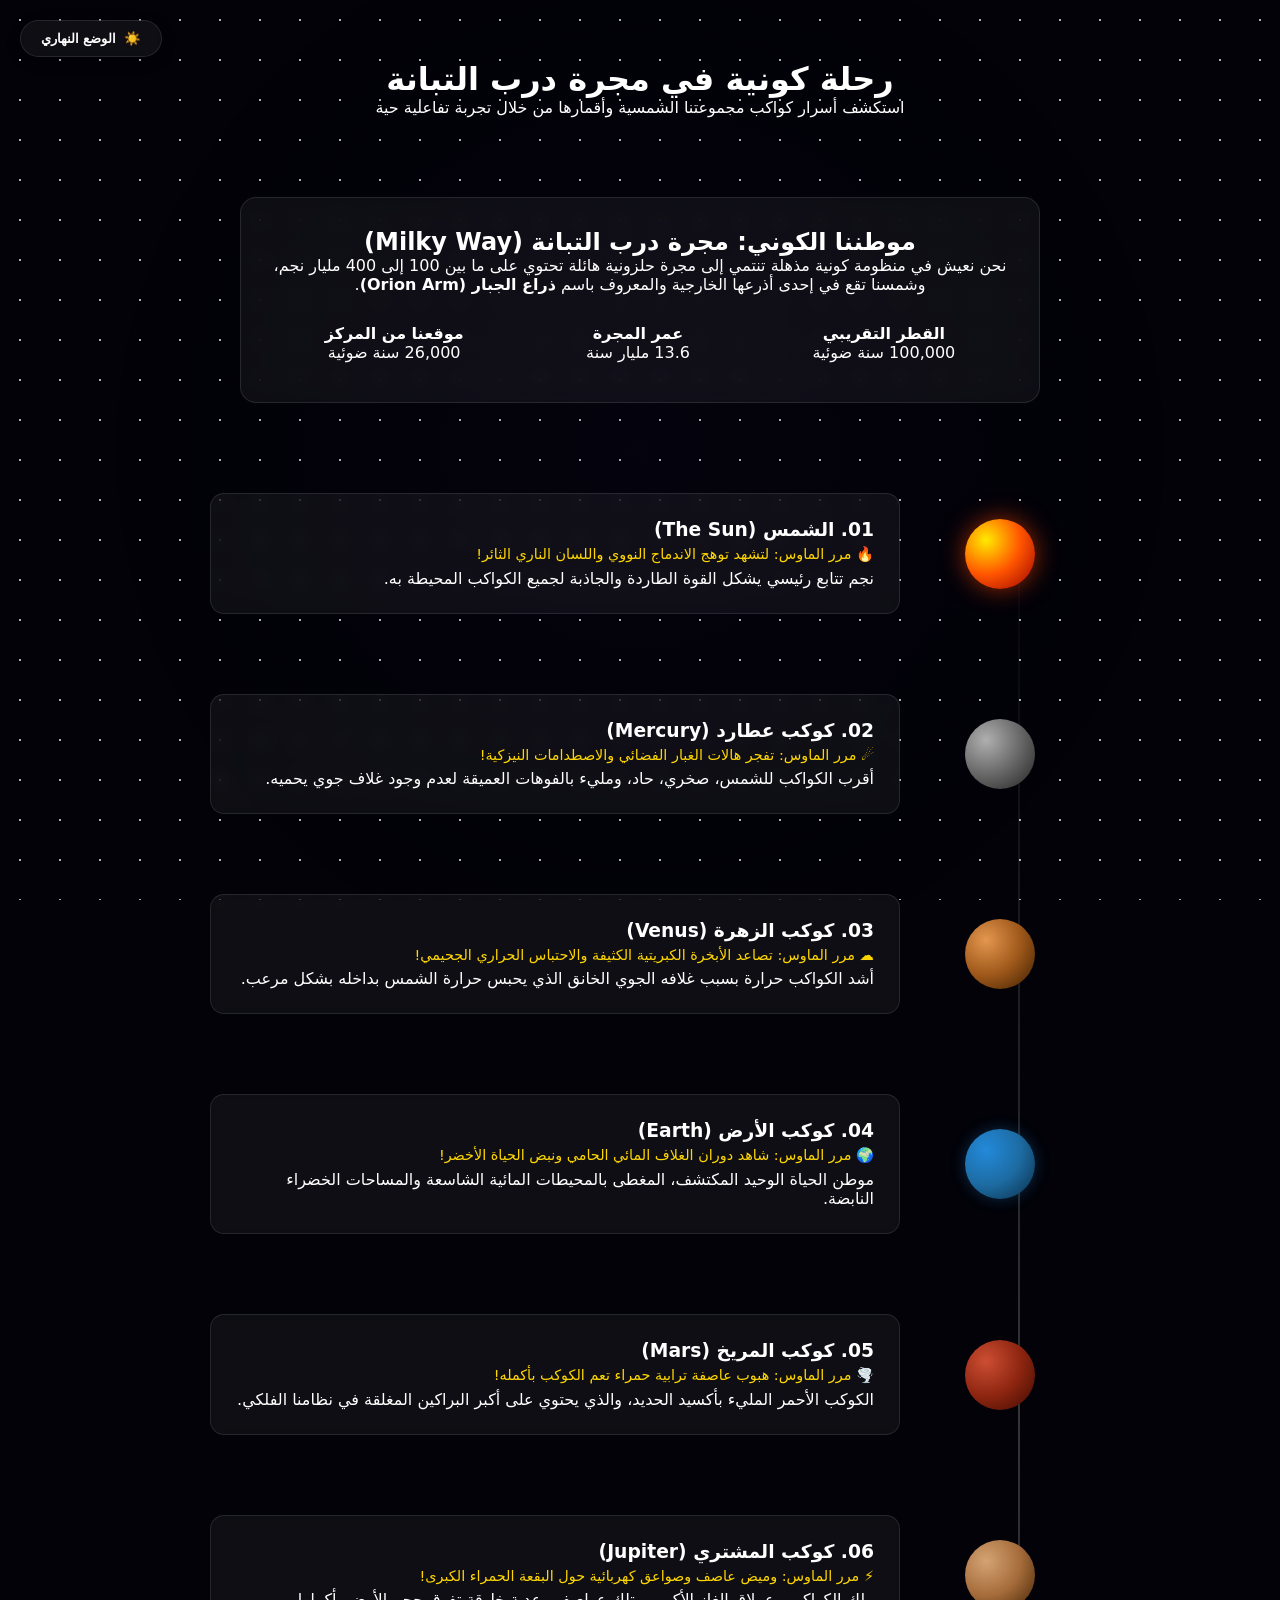
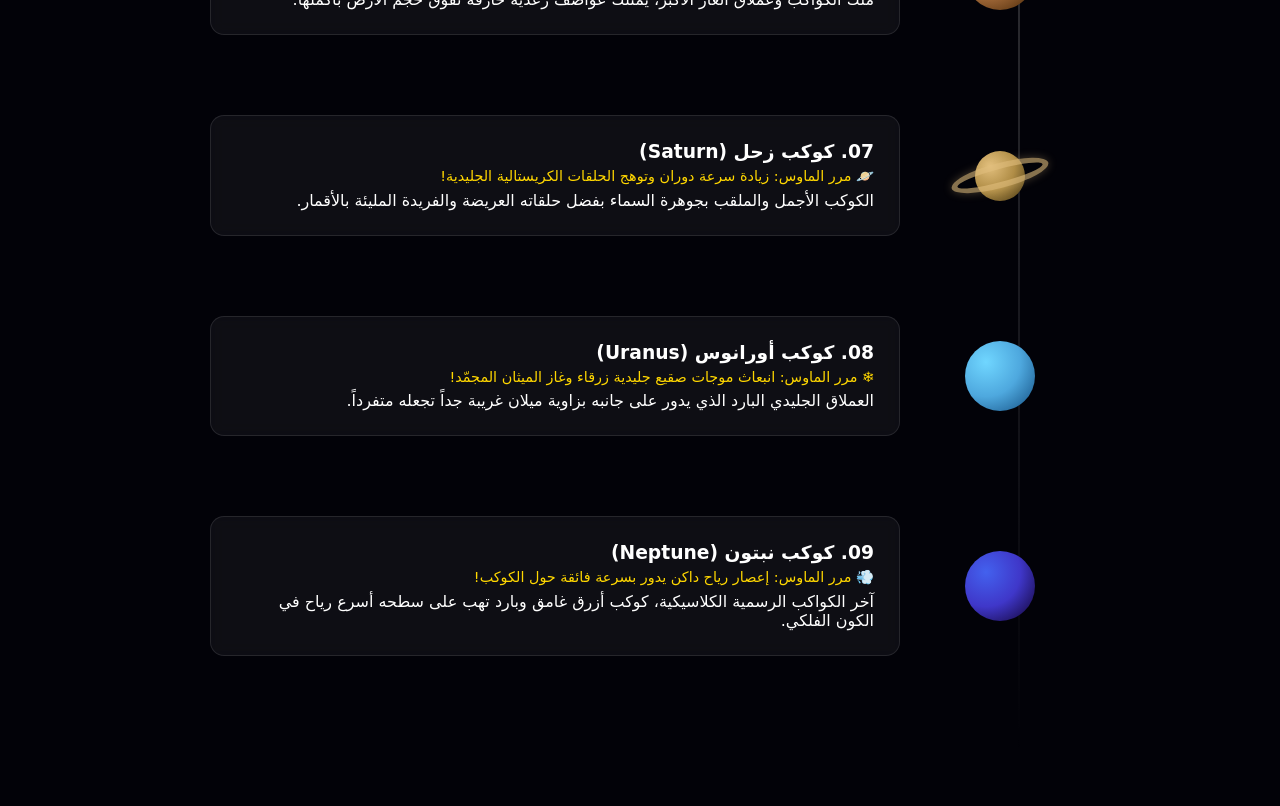
<file: index.html>
<!doctype html>
<html lang="ar" dir="rtl" data-theme="dark">
  <head>
    <meta charset="UTF-8" />
    <meta name="viewport" content="width=device-width, initial-scale=1.0" />
    <title>مستكشف مجرة درب التبانة والكواكب التفاعلي</title>
    <link rel="stylesheet" href="Planets.css" />
  </head>
  <body>
    <button id="themeToggle" class="theme-toggle-btn" onclick="toggleTheme()">
      <span class="icon">☀️</span> <span class="text">الوضع النهاري</span>
    </button>

    <div class="space-background">
      <div class="stars-layer"></div>
      <div class="nebula-layer"></div>
    </div>

    <header class="main-header" id="mainHeader">
      <h1>رحلة كونية في مجرة درب التبانة</h1>
      <p>
        استكشف أسرار كواكب مجموعتنا الشمسية وأقمارها من خلال تجربة تفاعلية حية
      </p>
    </header>

    <section class="galaxy-section">
      <div class="galaxy-card">
        <h2>موطننا الكوني: مجرة درب التبانة (Milky Way)</h2>
        <p>
          نحن نعيش في منظومة كونية مذهلة تنتمي إلى مجرة حلزونية هائلة تحتوي على
          ما بين 100 إلى 400 مليار نجم، وشمسنا تقع في إحدى أذرعها الخارجية
          والمعروف باسم <strong>ذراع الجبار (Orion Arm)</strong>.
        </p>
        <div class="galaxy-stats">
          <div class="stat-item">
            <h4>القطر التقريبي</h4>
            <p>100,000 سنة ضوئية</p>
          </div>
          <div class="stat-item">
            <h4>عمر المجرة</h4>
            <p>13.6 مليار سنة</p>
          </div>
          <div class="stat-item">
            <h4>موقعنا من المركز</h4>
            <p>26,000 سنة ضوئية</p>
          </div>
        </div>
      </div>
    </section>

    <section class="solar-system-vertical">
      <div class="system-line"></div>

      <div class="celestial-row" id="sun-row" onclick="zoomPlanet('sun')">
        <div class="visual-container">
          <div class="planet-3d sun">
            <div class="fire-particle p1"></div>
            <div class="fire-particle p2"></div>
          </div>
        </div>
        <div class="text-container">
          <h3>01. الشمس (The Sun)</h3>
          <p class="feature-tag">
            🔥 مرر الماوس: لتشهد توهج الاندماج النووي واللسان الناري الثائر!
          </p>
          <p class="brief-info">
            نجم تتابع رئيسي يشكل القوة الطاردة والجاذبة لجميع الكواكب المحيطة
            به.
          </p>
        </div>
      </div>

      <div
        class="celestial-row"
        id="mercury-row"
        onclick="zoomPlanet('mercury')"
      >
        <div class="visual-container">
          <div class="planet-3d mercury">
            <div class="crater-dust c1"></div>
          </div>
        </div>
        <div class="text-container">
          <h3>02. كوكب عطارد (Mercury)</h3>
          <p class="feature-tag">
            ☄️ مرر الماوس: تفجر هالات الغبار الفضائي والاصطدامات النيزكية!
          </p>
          <p class="brief-info">
            أقرب الكواكب للشمس، صخري، حاد، ومليء بالفوهات العميقة لعدم وجود غلاف
            جوي يحميه.
          </p>
        </div>
      </div>

      <div class="celestial-row" id="venus-row" onclick="zoomPlanet('venus')">
        <div class="visual-container">
          <div class="planet-3d venus">
            <div class="acid-cloud ac1"></div>
          </div>
        </div>
        <div class="text-container">
          <h3>03. كوكب الزهرة (Venus)</h3>
          <p class="feature-tag">
            ☁️ مرر الماوس: تصاعد الأبخرة الكبريتية الكثيفة والاحتباس الحراري
            الجحيمي!
          </p>
          <p class="brief-info">
            أشد الكواكب حرارة بسبب غلافه الجوي الخانق الذي يحبس حرارة الشمس
            بداخله بشكل مرعب.
          </p>
        </div>
      </div>

      <div class="celestial-row" id="earth-row" onclick="zoomPlanet('earth')">
        <div class="visual-container">
          <div class="planet-3d earth">
            <div class="nature-effect water-ring"></div>
            <div class="nature-effect tree-leaf leaf1">🍃</div>
          </div>
        </div>
        <div class="text-container">
          <h3>04. كوكب الأرض (Earth)</h3>
          <p class="feature-tag">
            🌍 مرر الماوس: شاهد دوران الغلاف المائي الحامي ونبض الحياة الأخضر!
          </p>
          <p class="brief-info">
            موطن الحياة الوحيد المكتشف، المغطى بالمحيطات المائية الشاسعة
            والمساحات الخضراء النابضة.
          </p>
        </div>
      </div>

      <div class="celestial-row" id="mars-row" onclick="zoomPlanet('mars')">
        <div class="visual-container">
          <div class="planet-3d mars">
            <div class="sand-storm s1"></div>
            <div class="sand-storm s2"></div>
          </div>
        </div>
        <div class="text-container">
          <h3>05. كوكب المريخ (Mars)</h3>
          <p class="feature-tag">
            🌪️ مرر الماوس: هبوب عاصفة ترابية حمراء تعم الكوكب بأكمله!
          </p>
          <p class="brief-info">
            الكوكب الأحمر المليء بأكسيد الحديد، والذي يحتوي على أكبر البراكين
            المغلقة في نظامنا الفلكي.
          </p>
        </div>
      </div>

      <div
        class="celestial-row"
        id="jupiter-row"
        onclick="zoomPlanet('jupiter')"
      >
        <div class="visual-container">
          <div class="planet-3d jupiter">
            <div class="lightning-bolt l1">⚡</div>
          </div>
        </div>
        <div class="text-container">
          <h3>06. كوكب المشتري (Jupiter)</h3>
          <p class="feature-tag">
            ⚡ مرر الماوس: وميض عاصف وصواعق كهربائية حول البقعة الحمراء الكبرى!
          </p>
          <p class="brief-info">
            ملك الكواكب وعملاق الغاز الأكبر، يمتلك عواصف رعدية خارقة تفوق حجم
            الأرض بأكملها.
          </p>
        </div>
      </div>

      <div class="celestial-row" id="saturn-row" onclick="zoomPlanet('saturn')">
        <div class="visual-container">
          <div class="saturn-container">
            <div class="planet-3d saturn"></div>
            <div class="saturn-rings"></div>
          </div>
        </div>
        <div class="text-container">
          <h3>07. كوكب زحل (Saturn)</h3>
          <p class="feature-tag">
            🪐 مرر الماوس: زيادة سرعة دوران وتوهج الحلقات الكريستالية الجليدية!
          </p>
          <p class="brief-info">
            الكوكب الأجمل والملقب بجوهرة السماء بفضل حلقاته العريضة والفريدة
            المليئة بالأقمار.
          </p>
        </div>
      </div>

      <div class="celestial-row" id="uranus-row" onclick="zoomPlanet('uranus')">
        <div class="visual-container">
          <div class="planet-3d uranus">
            <div class="ice-mist im1"></div>
          </div>
        </div>
        <div class="text-container">
          <h3>08. كوكب أورانوس (Uranus)</h3>
          <p class="feature-tag">
            ❄️ مرر الماوس: انبعاث موجات صقيع جليدية زرقاء وغاز الميثان المجمّد!
          </p>
          <p class="brief-info">
            العملاق الجليدي البارد الذي يدور على جانبه بزاوية ميلان غريبة جداً
            تجعله متفرداً.
          </p>
        </div>
      </div>

      <div
        class="celestial-row"
        id="neptune-row"
        onclick="zoomPlanet('neptune')"
      >
        <div class="visual-container">
          <div class="planet-3d neptune">
            <div class="wind-wave ww1"></div>
          </div>
        </div>
        <div class="text-container">
          <h3>09. كوكب نبتون (Neptune)</h3>
          <p class="feature-tag">
            💨 مرر الماوس: إعصار رياح داكن يدور بسرعة فائقة حول الكوكب!
          </p>
          <p class="brief-info">
            آخر الكواكب الرسمية الكلاسيكية، كوكب أزرق غامق وبارد تهب على سطحه
            أسرع رياح في الكون الفلكي.
          </p>
        </div>
      </div>
    </section>

    <div id="infoPanel" class="info-panel">
      <button class="back-btn" onclick="resetUniverse()">
        ← العودة للمجرة
      </button>
      <h2 id="planetName">اسم الأجرام</h2>
      <p id="planetDesc">الوصف هنا...</p>

      <div class="moons-box" id="moonsBox">
        <h3>الأقمار التابعة وحجمها (القطر التقريبي):</h3>
        <ul id="moonsList"></ul>
      </div>
    </div>

    <script src="Planets.js"></script>
  </body>
</html>
</file>
<file: Planets.css>
/* إعداد متغيرات الألوان للتحكم بالوضع الداكن والفاتح */
:root[data-theme="dark"] {
  --bg-color: #020208;
  --text-color: #ffffff;
  --card-bg: rgba(255, 255, 255, 0.05);
  --card-border: rgba(255, 255, 255, 0.1);
  --stars-opacity: 0.7;
  --nebula-opacity: 0.15;
  --line-color: rgba(255, 255, 255, 0.2);
}

:root[data-theme="light"] {
  --bg-color: #f4f7f6;
  --text-color: #111625;
  --card-bg: rgba(255, 255, 255, 0.85);
  --card-border: rgba(0, 0, 0, 0.1);
  --stars-opacity: 0.1;
  --nebula-opacity: 0.02;
  --line-color: rgba(0, 0, 0, 0.15);
}

* {
  box-sizing: border-box;
  margin: 0;
  padding: 0;
}

body {
  background-color: var(--bg-color);
  color: var(--text-color);
  font-family:
    system-ui,
    -apple-system,
    sans-serif;
  overflow-x: hidden;
  transition:
    background-color 0.5s ease,
    color 0.5s ease;
}

/* تنسيق زر تبديل الوضع */
.theme-toggle-btn {
  position: fixed;
  top: 20px;
  left: 20px;
  z-index: 1000;
  padding: 10px 20px;
  border-radius: 30px;
  border: 1px solid var(--card-border);
  background: var(--card-bg);
  color: var(--text-color);
  cursor: pointer;
  font-weight: bold;
  display: flex;
  align-items: center;
  gap: 8px;
  backdrop-filter: blur(8px);
  box-shadow: 0 4px 15px rgba(0, 0, 0, 0.2);
  transition: all 0.3s ease;
}
.theme-toggle-btn:hover {
  transform: scale(1.05);
}

/* خلفية الفضاء والنجوم السلسة */
.space-background {
  position: fixed;
  top: 0;
  left: 0;
  width: 100%;
  height: 100%;
  z-index: -1;
  pointer-events: none;
}
.stars-layer,
.nebula-layer {
  position: absolute;
  width: 100%;
  height: 100%;
  transition: opacity 0.5s ease;
}
.stars-layer {
  background-image: radial-gradient(white 1px, transparent 0);
  background-size: 40px 40px;
  opacity: var(--stars-opacity);
}
.nebula-layer {
  background: radial-gradient(
    circle,
    rgba(80, 40, 120, 0.3) 0%,
    transparent 70%
  );
  opacity: var(--nebula-opacity);
}

/* الهيدر وبطاقة المجرة */
.main-header {
  text-align: center;
  padding: 60px 20px;
  transition: opacity 0.4s ease;
}
.galaxy-section {
  display: flex;
  justify-content: center;
  padding: 20px;
  transition: opacity 0.4s ease;
}
.galaxy-card {
  max-width: 800px;
  padding: 30px;
  border-radius: 16px;
  background: var(--card-bg);
  border: 1px solid var(--card-border);
  backdrop-filter: blur(12px);
  transition: all 0.5s ease;
  text-align: center;
}
.galaxy-stats {
  display: flex;
  justify-content: space-around;
  margin-top: 20px;
  gap: 15px;
  flex-wrap: wrap;
}
.stat-item {
  text-align: center;
  padding: 10px;
}

/* نظام عرض الكواكب عمودياً خط الجاذبية */
.solar-system-vertical {
  position: relative;
  max-width: 900px;
  margin: 50px auto;
  padding: 20px;
}
.system-line {
  position: absolute;
  top: 0;
  right: 70px;
  width: 2px;
  height: 100%;
  background: linear-gradient(transparent, var(--line-color), transparent);
  transition: opacity 0.4s ease;
}

.celestial-row {
  display: flex;
  align-items: center;
  margin-bottom: 80px;
  cursor: pointer;
  transition: all 0.5s ease;
}
.celestial-row.hidden {
  opacity: 0;
  transform: scale(0.7);
  pointer-events: none;
  height: 0;
  margin: 0;
  overflow: hidden;
}
.celestial-row.active {
  transform: scale(1.15);
  justify-content: center;
  width: 100%;
}

.visual-container {
  width: 140px;
  display: flex;
  justify-content: center;
  align-items: center;
  margin-left: 30px;
}
.text-container {
  flex: 1;
  padding: 25px;
  border-radius: 14px;
  background: var(--card-bg);
  border: 1px solid var(--card-border);
  backdrop-filter: blur(8px);
  transition: all 0.5s ease;
}
.feature-tag {
  font-size: 0.9em;
  color: #ffd700;
  margin: 6px 0;
  font-weight: 500;
}

/* -------------------------------------------------------------
   هيكل الأنميشن والتأثيرات البيئية الفريدة لكل كوكب (Core Animation)
------------------------------------------------------------- */
.planet-3d {
  width: 70px;
  height: 70px;
  border-radius: 50%;
  position: relative;
  transition: all 0.6s cubic-bezier(0.175, 0.885, 0.32, 1.275);
  background-size: cover;
}

/* 1. تأثير الشمس الناري المتوهج */
.sun {
  background: radial-gradient(circle at 30% 30%, #ffea00, #ff5500, #990000);
  box-shadow: 0 0 25px rgba(255, 69, 0, 0.6);
}
.fire-particle {
  position: absolute;
  width: 100%;
  height: 100%;
  border-radius: 50%;
  border: 2px dashed #ff4500;
  opacity: 0;
  transition: all 0.5s ease;
}
.celestial-row:hover .sun {
  transform: scale(1.1);
  box-shadow:
    0 0 50px #ff4500,
    0 0 80px #ff8800;
}
.celestial-row:hover .fire-particle {
  opacity: 0.8;
  transform: rotate(180deg) scale(1.3);
  animation: spin 4s linear infinite;
}

/* 2. تأثير عطارد وغبار الاصطدامات النيزكية */
.mercury {
  background: radial-gradient(circle at 30% 30%, #afafaf, #686868, #222);
}
.crater-dust {
  position: absolute;
  width: 10px;
  height: 10px;
  background: rgba(255, 255, 255, 0.4);
  border-radius: 50%;
  top: 20%;
  left: 20%;
  opacity: 0;
  transition: all 0.5s;
}
.celestial-row:hover .mercury {
  transform: rotate(-20deg) scale(1.1);
}
.celestial-row:hover .crater-dust {
  opacity: 1;
  transform: translate(-15px, -15px) scale(2);
  background: rgba(150, 150, 150, 0);
}

/* 3. تأثير الزهرة والاحتباس الكبريتي الكثيف */
.venus {
  background: radial-gradient(circle at 30% 30%, #e3974f, #a0591b, #3a1d00);
}
.acid-cloud {
  position: absolute;
  width: 100%;
  height: 100%;
  border-radius: 50%;
  background: radial-gradient(
    circle,
    rgba(245, 222, 179, 0.4) 0%,
    transparent 60%
  );
  opacity: 0;
  transition: all 0.5s;
}
.celestial-row:hover .venus {
  transform: scale(1.1);
}
.celestial-row:hover .acid-cloud {
  opacity: 1;
  transform: scale(1.4);
}

/* 4. تأثير الأرض الغلاف المائي ونبض الحياة البصري */
.earth {
  background: radial-gradient(circle at 30% 30%, #2389da, #1d6ca3, #0b2d46);
  box-shadow: 0 0 15px rgba(35, 137, 218, 0.3);
}
.water-ring {
  position: absolute;
  width: 100%;
  height: 100%;
  border-radius: 50%;
  box-shadow: 0 0 0 0px rgba(0, 168, 255, 0.5);
  transition: all 0.6s ease;
}
.tree-leaf {
  position: absolute;
  bottom: 0;
  right: 0;
  opacity: 0;
  transition: all 0.5s;
  font-size: 14px;
}
.celestial-row:hover .earth {
  transform: rotate(45deg) scale(1.1);
  box-shadow: 0 0 30px rgba(0, 168, 255, 0.7);
}
.celestial-row:hover .water-ring {
  box-shadow: 0 0 0 12px rgba(0, 168, 255, 0);
}
.celestial-row:hover .tree-leaf {
  opacity: 1;
  transform: translate(15px, -15px) scale(1.3);
}

/* 5. تأثير المريخ والعواصف الترابية الحمراء الدوارة */
.mars {
  background: radial-gradient(circle at 30% 30%, #cc4e33, #8f2611, #3d0a00);
}
.sand-storm {
  position: absolute;
  width: 120%;
  height: 20%;
  background: rgba(204, 78, 51, 0.4);
  top: 40%;
  left: -10%;
  opacity: 0;
  transition: all 0.5s ease;
  transform: rotate(10deg);
}
.celestial-row:hover .mars {
  transform: scale(1.1);
}
.celestial-row:hover .sand-storm {
  opacity: 1;
  transform: rotate(0deg) scaleY(2);
  animation: stormShift 1s linear infinite alternate;
}

/* 6. تأثير المشتري الصواعق والبرق الكهربائي */
.jupiter {
  background: radial-gradient(circle at 30% 30%, #d4a373, #a66c3b, #402203);
}
.lightning-bolt {
  position: absolute;
  top: 30%;
  left: 40%;
  opacity: 0;
  font-size: 20px;
  color: #fff;
  transition: all 0.2s;
}
.celestial-row:hover .jupiter {
  transform: scale(1.1);
}
.celestial-row:hover .lightning-bolt {
  animation: flash 0.3s ease infinite;
}

/* 7. تأثير زحل والحلقات الكريستالية الدوارة البراقة */
.saturn-container {
  position: relative;
  width: 120px;
  height: 80px;
  display: flex;
  justify-content: center;
  align-items: center;
}
.saturn {
  background: radial-gradient(circle at 30% 30%, #e2bf7d, #b08d46, #403211);
  width: 50px;
  height: 50px;
  z-index: 2;
}
.saturn-rings {
  position: absolute;
  width: 100px;
  height: 25px;
  border: 6px solid rgba(226, 191, 125, 0.6);
  border-radius: 50%;
  transform: rotate(-15deg);
  z-index: 3;
  transition: all 0.5s ease;
  box-shadow: 0 0 10px rgba(226, 191, 125, 0.3);
}
.celestial-row:hover .saturn {
  transform: scale(1.1);
}
.celestial-row:hover .saturn-rings {
  transform: rotate(-15deg) scale(1.2);
  border-color: rgba(255, 215, 0, 0.9);
  box-shadow: 0 0 25px rgba(255, 215, 0, 0.6);
}

/* 8. تأثير أورانوس وموجات الصقيع الغازي المتجمد */
.uranus {
  background: radial-gradient(circle at 30% 30%, #70d6ff, #4ea8de, #114b7e);
}
.ice-mist {
  position: absolute;
  width: 100%;
  height: 100%;
  border-radius: 50%;
  border: 4px solid #70d6ff;
  opacity: 0;
  transition: all 0.5s ease;
}
.celestial-row:hover .uranus {
  transform: rotate(90deg) scale(1.1);
}
.celestial-row:hover .ice-mist {
  opacity: 0.6;
  transform: scale(1.5);
  filter: blur(2px);
}

/* 9. تأثير نبتون وإعصار الرياح الهيدروديناميكية الداكنة */
.neptune {
  background: radial-gradient(circle at 30% 30%, #4361ee, #3f37c9, #10002b);
}
.wind-wave {
  position: absolute;
  width: 30px;
  height: 30px;
  background: rgba(255, 255, 255, 0.2);
  border-radius: 50%;
  top: 30%;
  right: 10%;
  opacity: 0;
  transition: all 0.6s ease;
}
.celestial-row:hover .neptune {
  transform: scale(1.1);
}
.celestial-row:hover .wind-wave {
  opacity: 1;
  transform: scale(2.2) translateX(-20px);
  background: rgba(255, 255, 255, 0);
}

/* أنيميشن الحركات العامة */
@keyframes spin {
  to {
    transform: rotate(360deg);
  }
}
@keyframes stormShift {
  from {
    transform: translateX(-5px) rotate(5px);
  }
  to {
    transform: translateX(5px) rotate(15px);
  }
}
@keyframes flash {
  0%,
  100% {
    opacity: 0;
  }
  50% {
    opacity: 1;
    transform: scale(1.4);
  }
}

/* لوحة عرض البيانات التكبيرية السينمائية */
.info-panel {
  position: fixed;
  top: 0;
  left: -100%;
  width: 400px;
  height: 100%;
  background: var(--card-bg);
  border-right: 1px solid var(--card-border);
  backdrop-filter: blur(20px);
  z-index: 999;
  padding: 40px 30px;
  box-shadow: 5px 0 30px rgba(0, 0, 0, 0.5);
  transition: left 0.5s cubic-bezier(0.77, 0, 0.175, 1);
  overflow-y: auto;
  color: var(--text-color);
}
.info-panel.show {
  left: 0;
}
.back-btn {
  background: transparent;
  border: 1px solid var(--text-color);
  color: var(--text-color);
  padding: 8px 16px;
  border-radius: 20px;
  cursor: pointer;
  margin-bottom: 30px;
}
.moons-box {
  margin-top: 30px;
  padding-top: 20px;
  border-top: 1px solid var(--card-border);
}
.moons-box ul {
  list-style: none;
  margin-top: 10px;
}
.moons-box li {
  display: flex;
  justify-content: space-between;
  padding: 8px 0;
  opacity: 0;
  transform: translateY(10px);
  animation: fadeInUp 0.4s forwards;
}

@keyframes fadeInUp {
  to {
    opacity: 1;
    transform: translateY(0);
  }
}

/* استجابة الهواتف */
@media (max-width: 600px) {
  .info-panel {
    width: 100%;
    left: -100%;
  }
  .celestial-row {
    flex-direction: column;
    text-align: center;
  }
  .visual-container {
    margin-left: 0;
    margin-bottom: 20px;
  }
  .system-line {
    display: none;
  }
}
</file>
